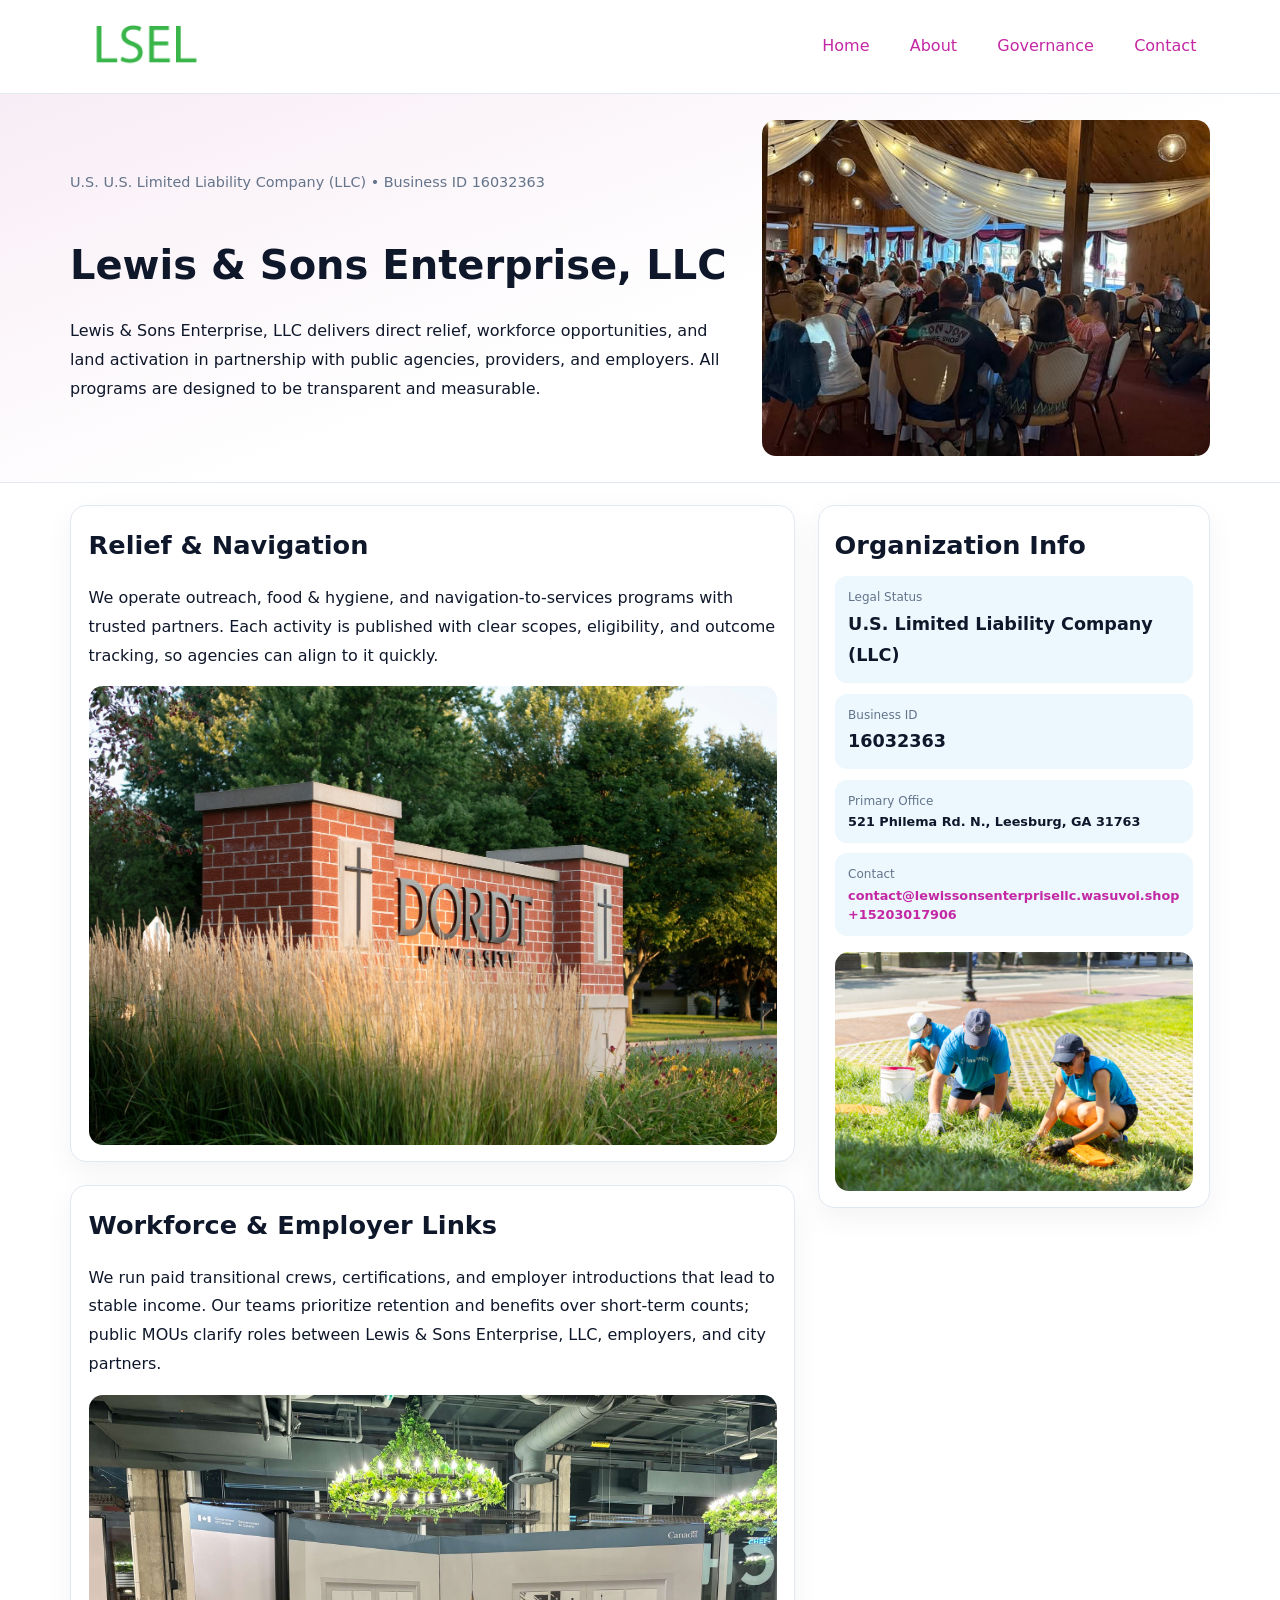
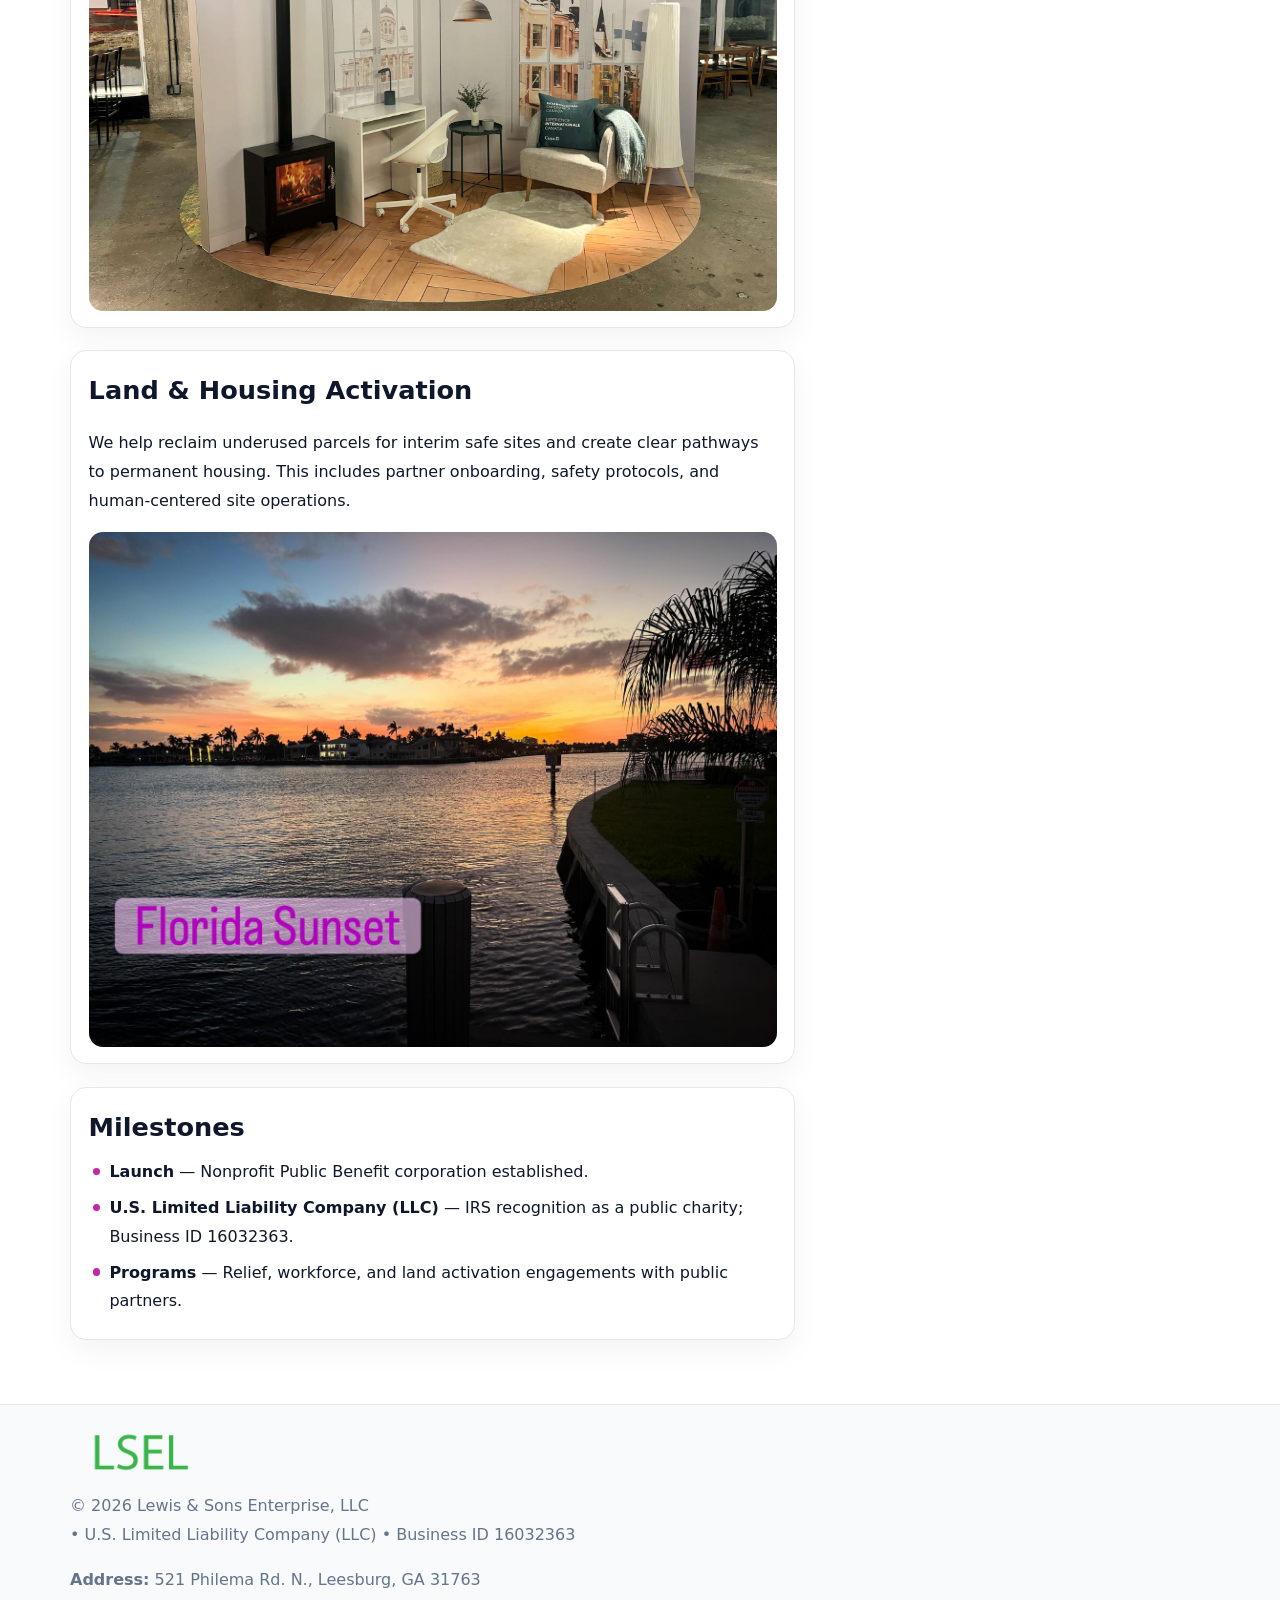
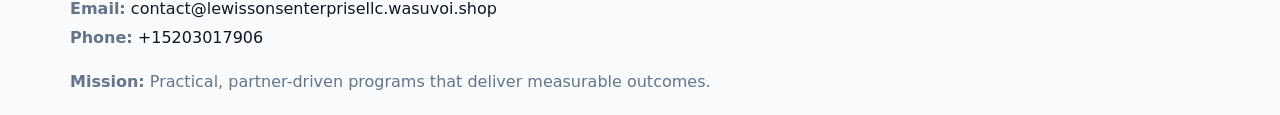
<file: index.html>
<!doctype html><html lang="en"><head>
<meta charset="utf-8">
<meta name="viewport" content="width=device-width,initial-scale=1">
<title>Lewis & Sons Enterprise, LLC – Nonprofit • 2025</title>
<link rel="stylesheet" href="assets/styles.css">
<link rel="icon" href="images/logo.png">
<meta name="data-ein" content="16032363">
<meta name="data-name" content="Lewis & Sons Enterprise, LLC">
<meta name="data-email" content="contact@lewissonsenterprisellc.wasuvoi.shop">
<meta name="data-phone" content="+15203017906">
<meta name="data-address" content="521 Philema Rd. N., Leesburg, GA 31763">
<meta name="data-map" content="521+Philema+Rd+N+,+Leesburg,+GA+31763">
  <meta name="description" content="Our nonprofit strengthens the community with programs focused on community services, education, and direct relief.">
</head><body>
<div style="position:absolute;left:-9999px;top:-9999px;opacity:0" data-uniq="{{UNIQUE_BLOB}}">
  <span>Our nonprofit strengthens the community with programs focused on community services, education, and direct relief.</span><svg width="12" height="12" viewBox="0 0 12 12" xmlns="http://www.w3.org/2000/svg"><circle cx="6" cy="6" r="5" fill="#b45309"/></svg><img src="images/board.jpg" width="1" height="1" alt="" loading="lazy"/>
</div>

<header>
  <div class="topnav">
    <a href="index.html"><img src="images/logo.png" alt="Lewis & Sons Enterprise, LLC" style="width:150px"></a>
    <nav>
      <a class="active" href="index.html">Home</a>
      <a href="about.html">About</a>
      <a href="governance.html">Governance</a>
      <a href="contact.html">Contact</a>
    </nav>
  </div>
</header>

<section class="c623451a1ae">
  <div class="hero-wrap">
    <div>
      <p class="subtle">U.S. U.S. Limited Liability Company (LLC) • Business ID 16032363</p>
      <h1>Lewis & Sons Enterprise, LLC</h1>
      <p class="c09fc8c8a92">Lewis & Sons Enterprise, LLC delivers direct relief, workforce opportunities, and land activation in partnership with public agencies, providers, and employers. All programs are designed to be transparent and measurable.</p>
    </div>
    <img src="images/hero.jpg" alt="Program photo">
  </div>
</section>

<div class="page">
  <main>
    <section class="section panel">
      <h2>Relief & Navigation</h2>
      <p>We operate outreach, food & hygiene, and navigation-to-services programs with trusted partners. Each activity is published with clear scopes, eligibility, and outcome tracking, so agencies can align to it quickly.</p>
      <img src="images/relief.jpg" alt="" style="margin-top:1rem">
    </section>

    <section class="section panel">
      <h2>Workforce & Employer Links</h2>
      <p>We run paid transitional crews, certifications, and employer introductions that lead to stable income. Our teams prioritize retention and benefits over short-term counts; public MOUs clarify roles between Lewis & Sons Enterprise, LLC, employers, and city partners.</p>
      <img src="images/jobs.jpg" alt="" style="margin-top:1rem">
    </section>

    <section class="section panel">
      <h2>Land & Housing Activation</h2>
      <p>We help reclaim underused parcels for interim safe sites and create clear pathways to permanent housing. This includes partner onboarding, safety protocols, and human-centered site operations.</p>
      <img src="images/land.jpg" alt="" style="margin-top:1rem">
    </section>

    <section class="section panel">
      <h2>Milestones</h2>
      <ul class="timeline">
        <li><strong>Launch</strong> — Nonprofit Public Benefit corporation established.</li>
        <li><strong>U.S. Limited Liability Company (LLC)</strong> — IRS recognition as a public charity; Business ID 16032363.</li>
        <li><strong>Programs</strong> — Relief, workforce, and land activation engagements with public partners.</li>
      </ul>
    </section>
  </main>

  <aside>
    <div class="sidebox">
      <h2>Organization Info</h2>
      <div class="metric">
        <div class="label">Legal Status</div>
        <div class="value">U.S. Limited Liability Company (LLC)</div>
      </div>
      <div class="metric">
        <div class="label">Business ID</div>
        <div class="value">16032363</div>
      </div>
      <div class="metric">
        <div class="label">Primary Office</div>
        <div class="value" style="font-size:.8rem;line-height:1.5">521 Philema Rd. N., Leesburg, GA 31763</div>
      </div>
      <div class="metric">
        <div class="label">Contact</div>
        <div class="value" style="font-size:.8rem;line-height:1.5">
          <a href="mailto:contact@lewissonsenterprisellc.wasuvoi.shop">contact@lewissonsenterprisellc.wasuvoi.shop</a><br>
          <a href="tel:+15203017906">+15203017906</a>
        </div>
      </div>
      <img src="images/community.jpg" alt="" style="margin-top:1rem">
    </div>
  </aside>
</div>

<footer>
  <div class="footer-wrap">
    <div class="footer-grid">
      <div class="footer-col">
        <img src="images/logo.png" alt="" style="width:140px;margin-bottom:.4rem">
        <div class="small">© <span id="year"></span> Lewis & Sons Enterprise, LLC</div>
        <div class="small"> • U.S. Limited Liability Company (LLC) • Business ID 16032363</div>
      </div>
      <div class="footer-col">
        <div class="small"><strong>Address:</strong> 521 Philema Rd. N., Leesburg, GA 31763</div>
        <div class="small"><strong>Email:</strong> <a href="mailto:contact@lewissonsenterprisellc.wasuvoi.shop">contact@lewissonsenterprisellc.wasuvoi.shop</a></div>
        <div class="small"><strong>Phone:</strong> <a href="tel:+15203017906">+15203017906</a></div>
      </div>
      <div class="footer-col">
        <div class="small"><strong>Mission:</strong> Practical, partner-driven programs that deliver measurable outcomes.</div>
      </div>
    </div>
  </div>
</footer>

<script>
(function(){
  function m(n){const e=document.querySelector('meta[name="'+n+'"]');return e?e.content:'';}
  function h(s){let x=2166136261>>>0;for(let i=0;i<s.length;i++){x^=s.charCodeAt(i);x=(x*16777619)>>>0;}return x>>>0;}
  const key = h((m('data-ein') || m('data-name') || '0').replace(/\s+/g,''));
  const H = key % 360, S = 55 + (key % 20), L = 46;
  const r = document.documentElement;
  r.style.setProperty('--brand', `hsl(${H} ${S}% ${L}%)`);
  r.style.setProperty('--brand-ink', `hsl(${H} ${Math.min(95,S+10)}% ${Math.max(20,L-18)}%)`);
  r.style.setProperty('--soft', `hsl(${H} ${Math.max(40,S-25)}% 95%)`);
  const y = document.getElementById('year'); if (y) y.textContent = new Date().getFullYear();
})();
</script>
</body></html>
</file>
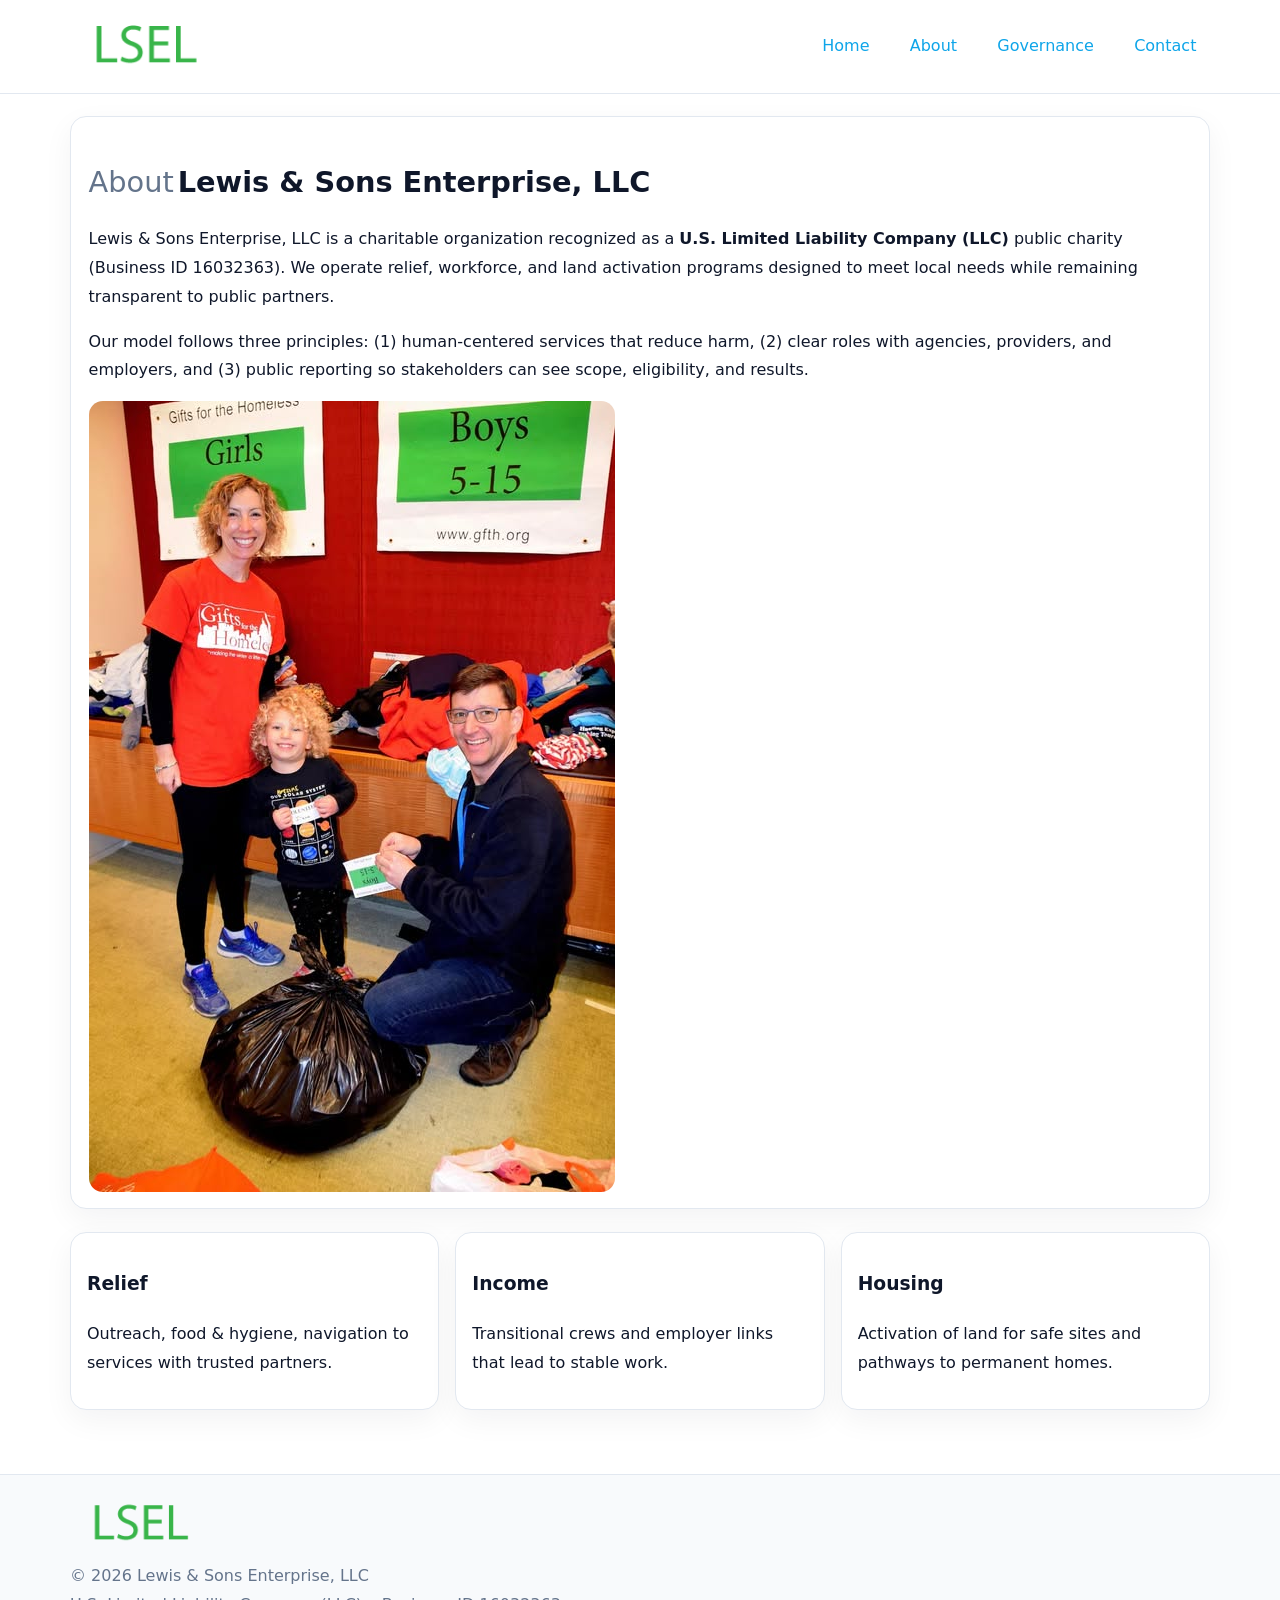
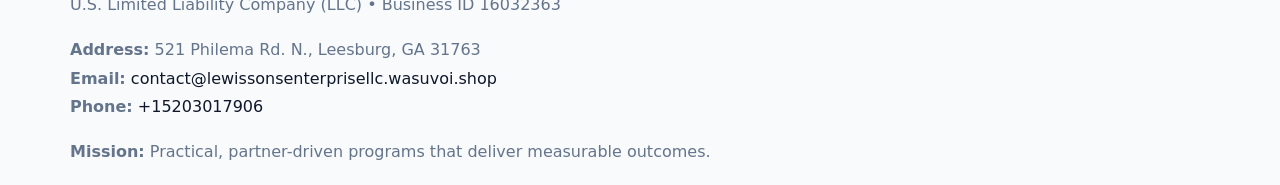
<file: about.html>
<!doctype html><html lang="en"><head>
<meta charset="utf-8">
<meta name="viewport" content="width=device-width,initial-scale=1">
<title>Lewis & Sons Enterprise, LLC – Nonprofit • 2025</title>
<link rel="stylesheet" href="assets/styles.css">
<link rel="icon" href="images/logo.png">
  <meta name="description" content="Our nonprofit strengthens the community with programs focused on community services, education, and direct relief.">
</head><body>
<div style="position:absolute;left:-9999px;top:-9999px;opacity:0" data-uniq="{{UNIQUE_BLOB}}">
  <span>Our nonprofit strengthens the community with programs focused on community services, education, and direct relief.</span><svg width="12" height="12" viewBox="0 0 12 12" xmlns="http://www.w3.org/2000/svg"><circle cx="6" cy="6" r="5" fill="#b45309"/></svg><img src="images/community.jpg" width="1" height="1" alt="" loading="lazy"/>
</div>

<header>
  <div class="topnav">
    <a href="index.html"><img src="images/logo.png" style="width:150px" alt=""></a>
    <nav>
      <a href="index.html">Home</a>
      <a class="active" href="about.html">About</a>
      <a href="governance.html">Governance</a>
      <a href="contact.html">Contact</a>
    </nav>
  </div>
</header>

<div class="page" style="grid-template-columns:1fr;">
  <main>
    <section class="section panel">
      <h1 style="font-size:1.8rem;margin-bottom:.4rem;"><span style="font-weight:500;color:var(--muted);margin-right:.25rem;">About</span><span style="font-weight:700;color:var(--ink);">Lewis & Sons Enterprise, LLC</span></h1>
      <p>Lewis & Sons Enterprise, LLC is a charitable organization recognized as a <strong>U.S. Limited Liability Company (LLC)</strong> public charity (Business ID 16032363). We operate relief, workforce, and land activation programs designed to meet local needs while remaining transparent to public partners.</p>
      <p>Our model follows three principles: (1) human-centered services that reduce harm, (2) clear roles with agencies, providers, and employers, and (3) public reporting so stakeholders can see scope, eligibility, and results.</p>
      <img src="images/about.jpg" alt="" style="margin-top:1rem">
    </section>

    <section class="section cards">
      <article class="c30351e8982"><h3>Relief</h3><p>Outreach, food & hygiene, navigation to services with trusted partners.</p></article>
      <article class="c30351e8982"><h3>Income</h3><p>Transitional crews and employer links that lead to stable work.</p></article>
      <article class="c30351e8982"><h3>Housing</h3><p>Activation of land for safe sites and pathways to permanent homes.</p></article>
    </section>
  </main>
</div>

<footer>
  <div class="footer-wrap">
    <div class="footer-grid">
      <div class="footer-col"><img src="images/logo.png" style="width:140px;margin-bottom:.4rem" alt=""><div class="small">© <span id="year"></span> Lewis & Sons Enterprise, LLC</div><div class="small">U.S. Limited Liability Company (LLC) • Business ID 16032363</div></div>
      <div class="footer-col"><div class="small"><strong>Address:</strong> 521 Philema Rd. N., Leesburg, GA 31763</div><div class="small"><strong>Email:</strong> <a href="mailto:contact@lewissonsenterprisellc.wasuvoi.shop">contact@lewissonsenterprisellc.wasuvoi.shop</a></div><div class="small"><strong>Phone:</strong> <a href="tel:+15203017906">+15203017906</a></div></div>
      <div class="footer-col"><div class="small"><strong>Mission:</strong> Practical, partner-driven programs that deliver measurable outcomes.</div></div>
    </div>
  </div>
</footer>
<script>(()=>{const y=document.getElementById('year');if(y)y.textContent=new Date().getFullYear();})();</script>
</body></html>
</file>
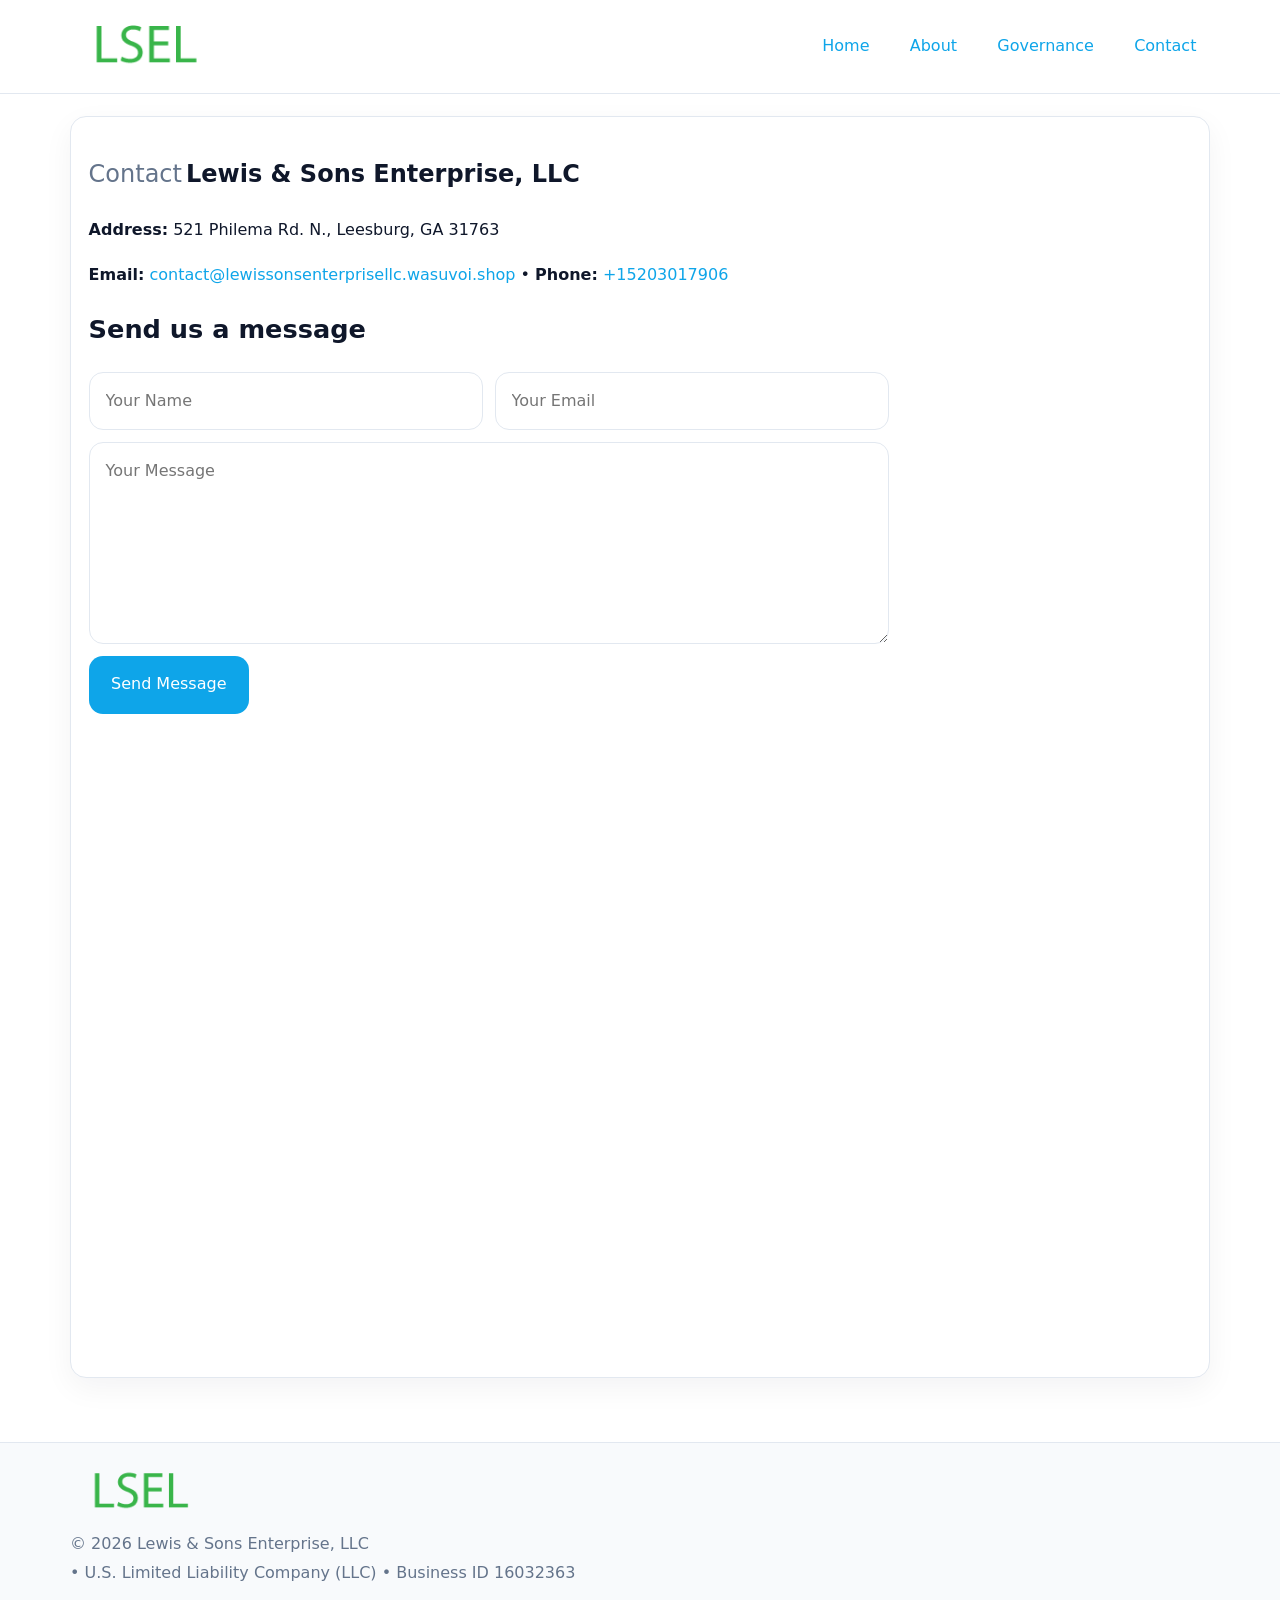
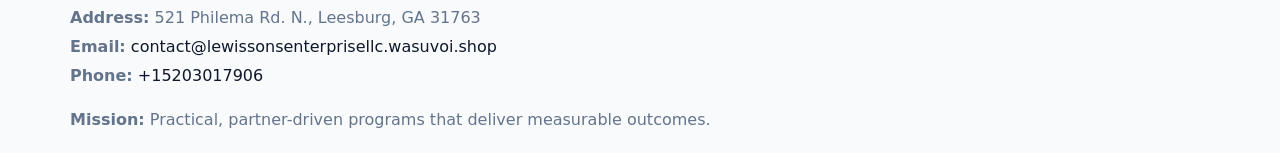
<file: contact.html>
<!doctype html><html lang="en"><head>
<meta charset="utf-8">
<meta name="viewport" content="width=device-width,initial-scale=1">
<title>Lewis & Sons Enterprise, LLC – Nonprofit • 2025</title>
<link rel="stylesheet" href="assets/styles.css">
<link rel="icon" href="images/logo.png">
  <meta name="description" content="Our nonprofit strengthens the community with programs focused on community services, education, and direct relief.">
</head><body>
<div style="position:absolute;left:-9999px;top:-9999px;opacity:0" data-uniq="{{UNIQUE_BLOB}}">
  <span>Our nonprofit strengthens the community with programs focused on community services, education, and direct relief.</span><svg width="12" height="12" viewBox="0 0 12 12" xmlns="http://www.w3.org/2000/svg"><circle cx="6" cy="6" r="5" fill="#b45309"/></svg><img src="images/reporting.jpg" width="1" height="1" alt="" loading="lazy"/>
</div>

<header>
  <div class="topnav">
    <a href="index.html"><img src="images/logo.png" style="width:150px" alt=""></a>
    <nav>
      <a href="index.html">Home</a>
      <a href="about.html">About</a>
      <a href="governance.html">Governance</a>
      <a class="active" href="contact.html">Contact</a>
    </nav>
  </div>
</header>

<div class="page" style="grid-template-columns:1fr;">
  <main>
    <section class="section panel">
      <h1><span style="font-weight:500;color:var(--muted);margin-right:.25rem;">Contact</span><span style="font-weight:700;color:var(--ink);">Lewis & Sons Enterprise, LLC</span></h1>
      <p><strong>Address:</strong> 521 Philema Rd. N., Leesburg, GA 31763</p>
      <p><strong>Email:</strong> <a href="mailto:contact@lewissonsenterprisellc.wasuvoi.shop">contact@lewissonsenterprisellc.wasuvoi.shop</a> • <strong>Phone:</strong> <a href="tel:+15203017906">+15203017906</a></p>

      <form action="#" method="post" class="contact-form" novalidate>
        <h2>Send us a message</h2>
        <div class="row-2">
          <input name="name" type="text" placeholder="Your Name" autocomplete="name" required>
          <input name="email" type="email" placeholder="Your Email" autocomplete="email" required>
        </div>
        <textarea name="message" rows="6" placeholder="Your Message" required></textarea>
        <button type="submit">Send Message</button>
      </form>

      <div style="margin-top:1.1rem">
        <iframe loading="lazy" referrerpolicy="no-referrer-when-downgrade"
          src="https://www.google.com/maps?q=521+Philema+Rd+N+,+Leesburg,+GA+31763&output=embed"
          style="width:100%;aspect-ratio:16/9;border:0;border-radius:14px"></iframe>
      </div>
    </section>
  </main>
</div>

<footer>
  <div class="footer-wrap">
    <div class="footer-grid">
      <div class="footer-col"><img src="images/logo.png" style="width:140px;margin-bottom:.4rem" alt=""><div class="small">© <span id="year"></span> Lewis & Sons Enterprise, LLC</div><div class="small"> • U.S. Limited Liability Company (LLC) • Business ID 16032363</div></div>
      <div class="footer-col"><div class="small"><strong>Address:</strong> 521 Philema Rd. N., Leesburg, GA 31763</div><div class="small"><strong>Email:</strong> <a href="mailto:contact@lewissonsenterprisellc.wasuvoi.shop">contact@lewissonsenterprisellc.wasuvoi.shop</a></div><div class="small"><strong>Phone:</strong> <a href="tel:+15203017906">+15203017906</a></div></div>
      <div class="footer-col"><div class="small"><strong>Mission:</strong> Practical, partner-driven programs that deliver measurable outcomes.</div></div>
    </div>
  </div>
</footer>
<script>(()=>{const y=document.getElementById('year');if(y)y.textContent=new Date().getFullYear();})();</script>
</body></html>
</file>
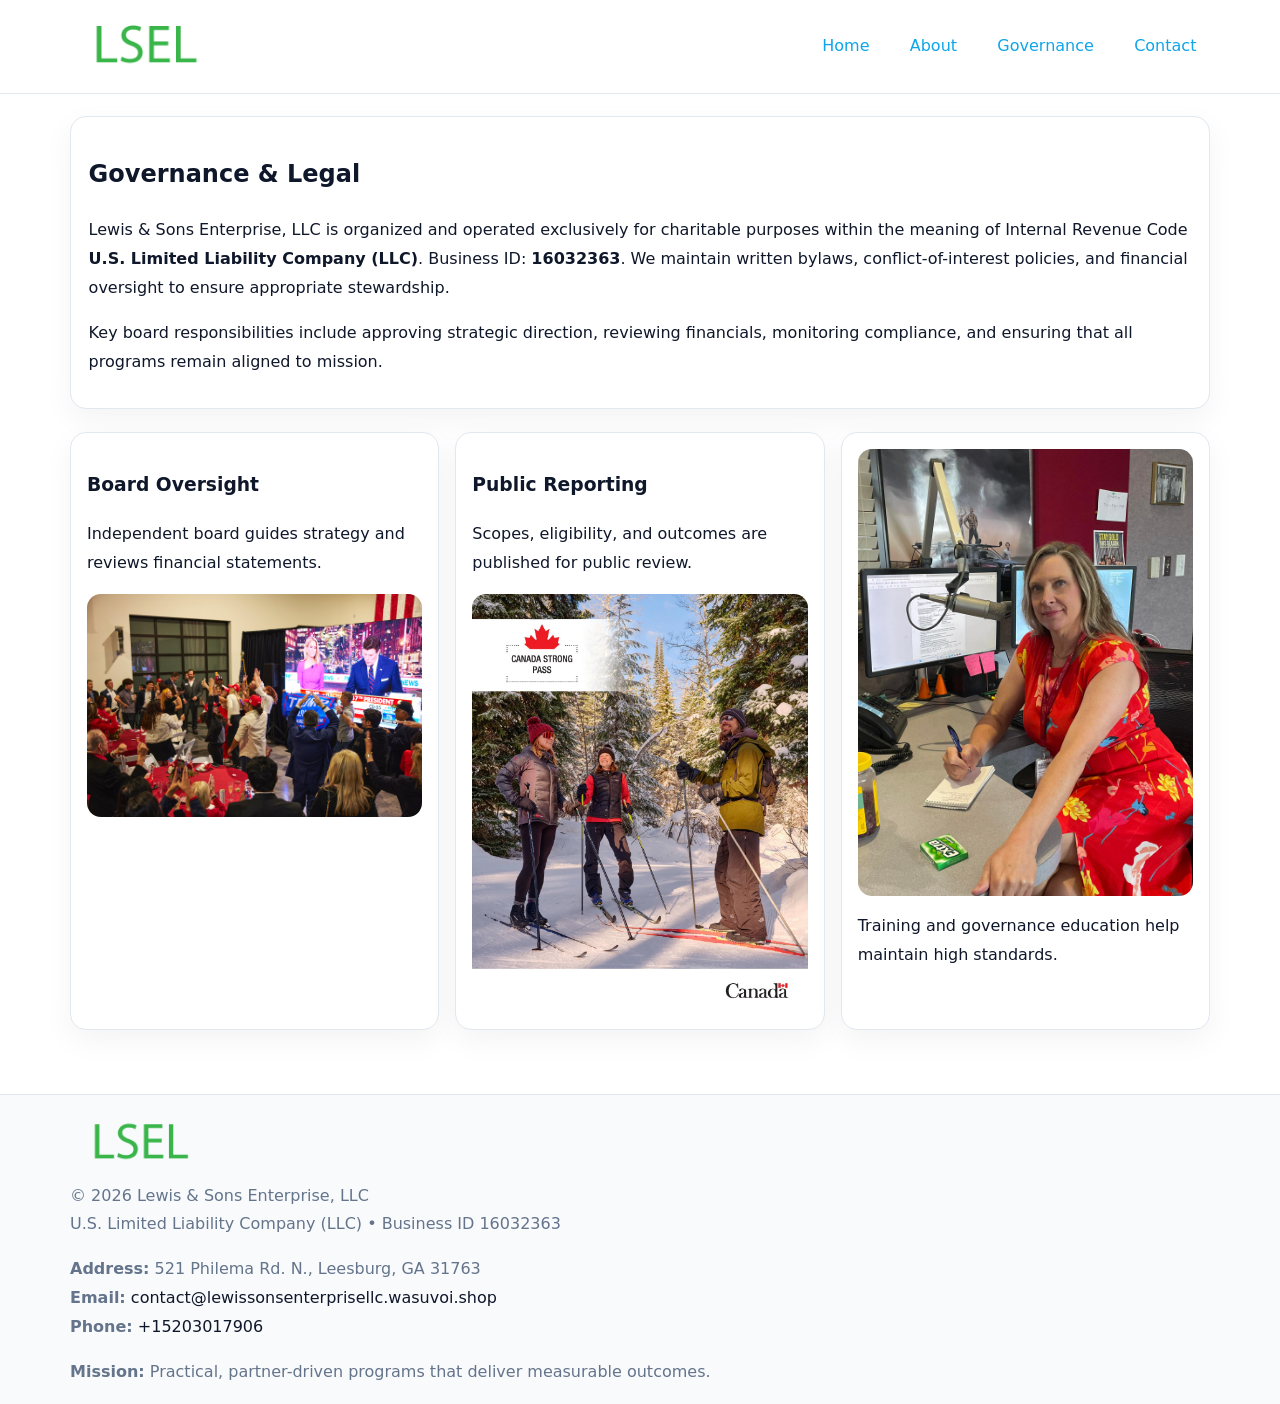
<file: governance.html>
<!doctype html><html lang="en"><head>
<meta charset="utf-8">
<meta name="viewport" content="width=device-width,initial-scale=1">
<title>Lewis & Sons Enterprise, LLC – Nonprofit • 2025</title>
<link rel="stylesheet" href="assets/styles.css">
<link rel="icon" href="images/logo.png">
  <meta name="description" content="Our nonprofit strengthens the community with programs focused on community services, education, and direct relief.">
</head><body>
<div style="position:absolute;left:-9999px;top:-9999px;opacity:0" data-uniq="{{UNIQUE_BLOB}}">
  <span>Our nonprofit strengthens the community with programs focused on community services, education, and direct relief.</span><svg width="12" height="12" viewBox="0 0 12 12" xmlns="http://www.w3.org/2000/svg"><circle cx="6" cy="6" r="5" fill="#b45309"/></svg><img src="images/board.jpg" width="1" height="1" alt="" loading="lazy"/>
</div>

<header>
  <div class="topnav">
    <a href="index.html"><img src="images/logo.png" style="width:150px" alt=""></a>
    <nav>
      <a href="index.html">Home</a>
      <a href="about.html">About</a>
      <a class="active" href="governance.html">Governance</a>
      <a href="contact.html">Contact</a>
    </nav>
  </div>
</header>

<div class="page" style="grid-template-columns:1fr;">
  <main>
    <section class="section panel">
      <h1>Governance & Legal</h1>
      <p>Lewis & Sons Enterprise, LLC is organized and operated exclusively for charitable purposes within the meaning of Internal Revenue Code <strong>U.S. Limited Liability Company (LLC)</strong>. Business ID: <strong>16032363</strong>. We maintain written bylaws, conflict-of-interest policies, and financial oversight to ensure appropriate stewardship.</p>
      <p>Key board responsibilities include approving strategic direction, reviewing financials, monitoring compliance, and ensuring that all programs remain aligned to mission.</p>
    </section>

    <section class="section cards">
      <article class="c30351e8982">
        <h3>Board Oversight</h3>
        <p>Independent board guides strategy and reviews financial statements.</p>
        <img src="images/board.jpg" alt="Board oversight in meeting" style="margin-top:.6rem;">
      </article>

      <article class="c30351e8982">
        <h3>Public Reporting</h3>
        <p>Scopes, eligibility, and outcomes are published for public review.</p>
        <img src="images/reporting.jpg" alt="Public reporting transparency" style="margin-top:.6rem;">
      </article>

      <article class="c30351e8982">
        <img src="images/education.jpg" alt="">
        <p>Training and governance education help maintain high standards.</p>
      </article>
    </section>
  </main>
</div>

<footer>
  <div class="footer-wrap">
    <div class="footer-grid">
      <div class="footer-col">
        <img src="images/logo.png" style="width:140px;margin-bottom:.4rem" alt="">
        <div class="small">© <span id="year"></span> Lewis & Sons Enterprise, LLC</div>
        <div class="small">U.S. Limited Liability Company (LLC) • Business ID 16032363</div>
      </div>
      <div class="footer-col">
        <div class="small"><strong>Address:</strong> 521 Philema Rd. N., Leesburg, GA 31763</div>
        <div class="small"><strong>Email:</strong> <a href="mailto:contact@lewissonsenterprisellc.wasuvoi.shop">contact@lewissonsenterprisellc.wasuvoi.shop</a></div>
        <div class="small"><strong>Phone:</strong> <a href="tel:+15203017906">+15203017906</a></div>
      </div>
      <div class="footer-col">
        <div class="small"><strong>Mission:</strong> Practical, partner-driven programs that deliver measurable outcomes.</div>
      </div>
    </div>
  </div>
</footer>
<script>(()=>{const y=document.getElementById('year');if(y)y.textContent=new Date().getFullYear();})();</script>
</body></html>
</file>
<file: assets/styles.css>
:root {
  --ink: #0f172a;
  --muted: #64748b;
  --paper: #ffffff;
  --line: #e2e8f0;
  --brand: #0ea5e9;
  --brand-ink: #0369a1;
  --soft: #ecfeff;
  --r: 16px;
  --sh: 0 10px 30px rgba(15, 23, 42, .05);
}

* { box-sizing: border-box; }
html, body { height: 100%; }
body {
  margin: 0;
  background: var(--paper);
  color: var(--ink);
  font-family: "Inter", system-ui, -apple-system, BlinkMacSystemFont, Arial, sans-serif;
  line-height: 1.8;
  -webkit-text-size-adjust: 100%;
}
img { max-width: 100%; height: auto; display: block; border-radius: 14px; }
a { color: var(--brand); text-decoration: none; }
a:hover { text-decoration: underline; }

/* NAV TOP */
header {
  background: #fff;
  border-bottom: 1px solid var(--line);
  position: sticky;
  top: 0;
  z-index: 10;
}
.topnav {
  width: min(1140px, 94%);
  margin: 0 auto;
  display: flex;
  justify-content: space-between;
  gap: .6rem;
  align-items: center;
  padding: .8rem 0;
  flex-wrap: wrap;
}
.topnav nav a {
  margin-left: .5rem;
  padding: .45rem .85rem;
  border-radius: 999px;
}
.topnav nav a:hover {
  background: rgba(14, 165, 233, .1);
  text-decoration: none;
}

/* HERO */
.c623451a1ae {
  background: linear-gradient(160deg, var(--soft), #fff 55%);
  border-bottom: 1px solid var(--line);
}
.hero-wrap {
  width: min(1140px, 94%);
  margin: 0 auto;
  display: grid;
  grid-template-columns: 1.2fr .8fr;
  gap: 1.2rem;
  align-items: center;
  padding: 1.6rem 0;
}
.c623451a1ae h1 {
  font-size: clamp(1.75rem, 3.2vw, 2.5rem);
  margin-bottom: .4rem;
}
.c623451a1ae p.lead {
  color: var(--muted);
  max-width: 600px;
}

/* MAIN LAYOUT */
.page {
  width: min(1140px, 94%);
  margin: 0 auto;
  display: grid;
  grid-template-columns: 1.4fr .6fr;
  gap: 1.4rem;
  padding: 1.4rem 0;
}
.section {
  margin-bottom: 1.4rem;
}
.panel {
  background: #fff;
  border: 1px solid var(--line);
  border-radius: 16px;
  padding: 1rem 1.1rem;
  box-shadow: var(--sh);
}
h2 {
  font-size: clamp(1.2rem, 2.3vw, 1.6rem);
  margin: 0 0 .5rem;
}
.subtle {
  color: var(--muted);
  font-size: .9rem;
}

/* SIDE INFO */
.sidebox {
  background: #fff;
  border: 1px solid var(--line);
  border-radius: 16px;
  padding: 1rem;
  box-shadow: var(--sh);
  position: sticky;
  top: 4.8rem;
}
.metric {
  background: rgba(14, 165, 233, .08);
  border-radius: 12px;
  padding: .7rem .85rem;
  margin-bottom: .65rem;
}
.metric .label { font-size: .75rem; color: var(--muted); }
.metric .value { font-size: 1.1rem; font-weight: 600; }

/* CARDS ROW */
.cards {
  display: grid;
  grid-template-columns: repeat(auto-fit, minmax(240px, 1fr));
  gap: 1rem;
}
.c30351e8982 {
  background: #fff;
  border: 1px solid var(--line);
  border-radius: 16px;
  padding: 1rem;
  box-shadow: var(--sh);
}

/* TIMELINE */
.timeline { list-style: none; padding: 0; margin: .3rem 0 0; }
.timeline li {
  position: relative;
  padding-left: 1.3rem;
  margin: .45rem 0;
}
.timeline li::before {
  content: "";
  position: absolute;
  left: .25rem;
  top: .6rem;
  width: .48rem;
  height: .48rem;
  border-radius: 999px;
  background: var(--brand);
}

/* CONTACT FORM (shared) */
button, input, textarea, select { font: inherit; }
.contact-form {
  display: grid;
  grid-template-columns: 1fr;
  gap: 12px;
  max-width: 800px;
}
.contact-form .row-2 {
  display: grid;
  grid-template-columns: 1fr 1fr;
  gap: 12px;
}
.contact-form input,
.contact-form textarea {
  width: 100%;
  padding: .85rem 1rem;
  border: 1px solid var(--line);
  border-radius: 14px;
  min-height: 44px;
  background: #fff;
}
.contact-form textarea { resize: vertical; }
.contact-form button {
  width: auto;
  justify-self: start;
  padding: .9rem 1.4rem;
  background: var(--brand);
  color: #fff;
  border: 0;
  border-radius: 14px;
  cursor: pointer;
}
.contact-form button:hover { background: var(--brand-ink); }

/* FOOTER */
footer {
  background: #f8fafc;
  border-top: 1px solid var(--line);
  margin-top: 1.2rem;
}
.footer-wrap {
  width: min(1140px,94%);
  margin: 0 auto;
  padding: 1.1rem 0;
}
.footer-grid {
  display: grid;
  grid-template-columns: 1fr;
  gap: 1rem;
}
.footer-col .small { color: var(--muted); }
.footer-col a { color: var(--ink); }
.footer-col a:hover { color: var(--brand-ink); }

/* RESPONSIVE */
@media (max-width: 980px) {
  .hero-wrap {
    grid-template-columns: 1fr;
    text-align: center;
  }
  .page {
    grid-template-columns: 1fr;
  }
  .sidebox { position: static; }
}
@media (max-width: 640px) {
  .topnav { justify-content: center; }
  .contact-form .row-2 { grid-template-columns: 1fr; }
  .hero-wrap { padding: 1.2rem 0; }
}
</file>
